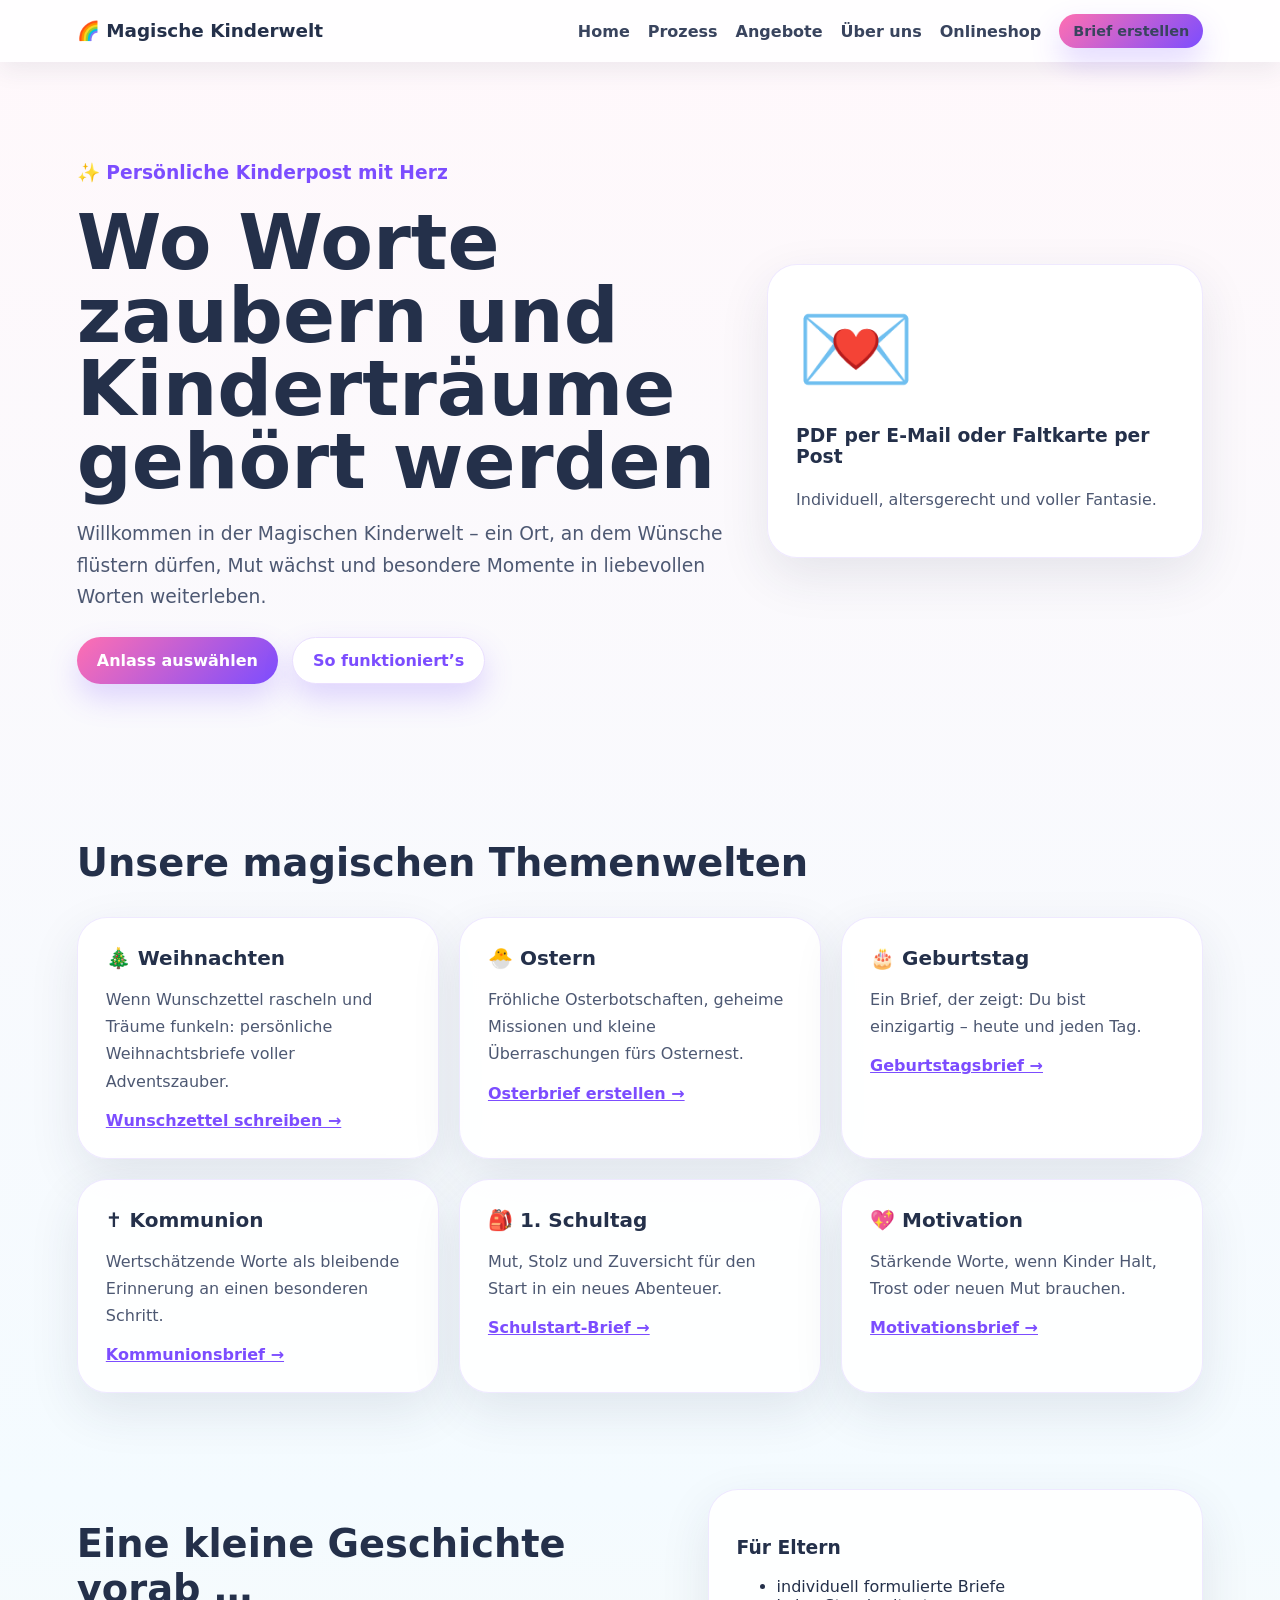
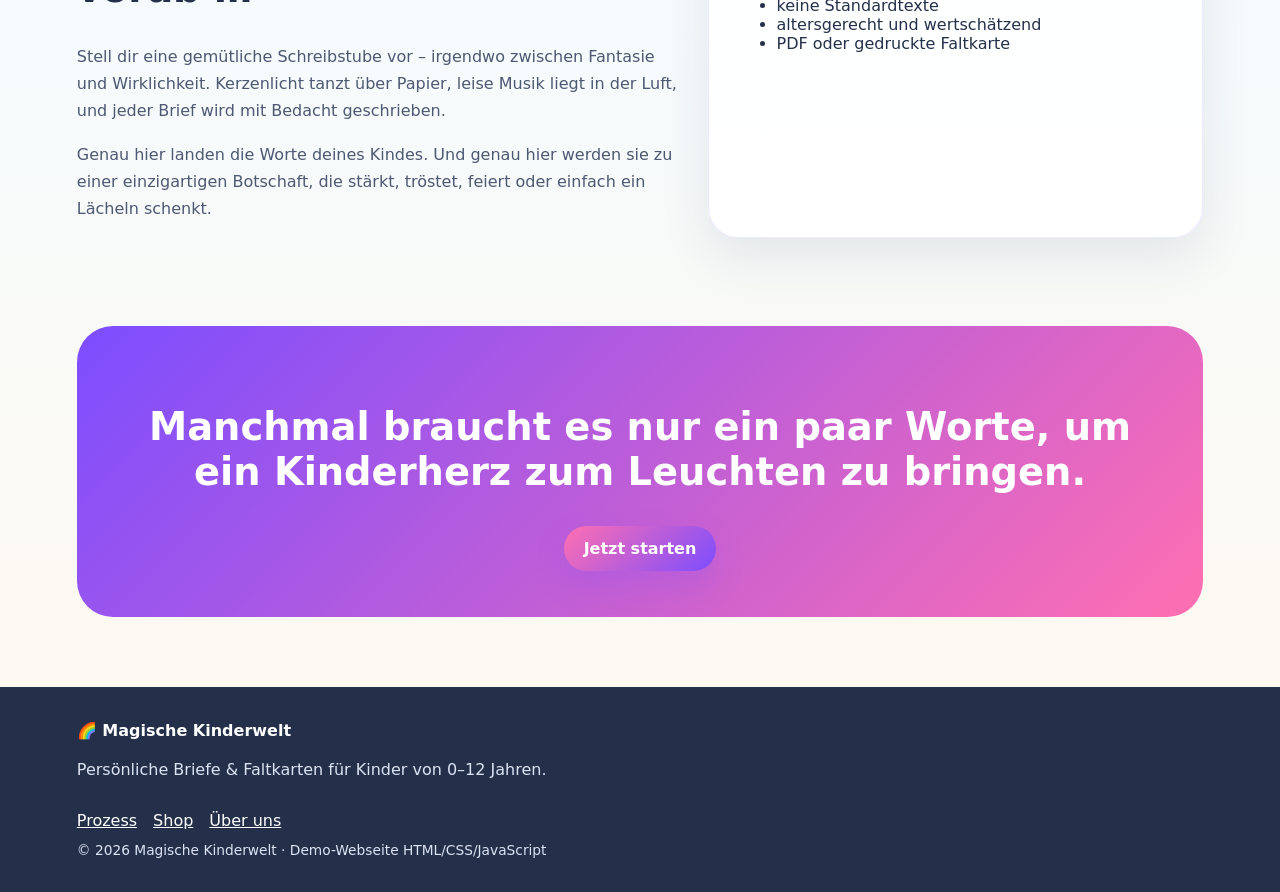
<file: index.html>
<!doctype html><html lang="de"><head><meta charset="utf-8"><meta name="viewport" content="width=device-width, initial-scale=1"><title>Home | Magische Kinderwelt</title><meta name="description" content="Persönliche Briefe und Faltkarten für Kinder: Weihnachten, Ostern, Geburtstag, Kommunion, 1. Schultag und Motivation."><link rel="stylesheet" href="css/style.css"></head><body><nav class="nav"><a class="brand" href="index.html"><span>🌈</span> Magische Kinderwelt</a><button class="menuBtn" aria-label="Menü öffnen">☰</button><div class="links"><a href="index.html">Home</a><a href="pages/prozess.html">Prozess</a><a href="pages/angebote.html">Angebote</a><a href="pages/ueber-uns.html">Über uns</a><a href="shop/index.html">Onlineshop</a><a class="btn small" href="forms/index.html">Brief erstellen</a></div></nav><main>
<section class="hero"><div class="heroText"><p class="eyebrow">✨ Persönliche Kinderpost mit Herz</p><h1>Wo Worte zaubern und Kinderträume gehört werden</h1><p>Willkommen in der Magischen Kinderwelt – ein Ort, an dem Wünsche flüstern dürfen, Mut wächst und besondere Momente in liebevollen Worten weiterleben.</p><div class="actions"><a class="btn" href="forms/index.html">Anlass auswählen</a><a class="btn ghost" href="pages/prozess.html">So funktioniert’s</a></div></div><div class="heroCard"><span>💌</span><h3>PDF per E-Mail oder Faltkarte per Post</h3><p>Individuell, altersgerecht und voller Fantasie.</p></div></section>
<section class="section"><h2>Unsere magischen Themenwelten</h2><div class="grid cards">
<article class="card"><b>🎄 Weihnachten</b><p>Wenn Wunschzettel rascheln und Träume funkeln: persönliche Weihnachtsbriefe voller Adventszauber.</p><a href="forms/index.html?event=weihnachten">Wunschzettel schreiben →</a></article>
<article class="card"><b>🐣 Ostern</b><p>Fröhliche Osterbotschaften, geheime Missionen und kleine Überraschungen fürs Osternest.</p><a href="forms/index.html?event=ostern">Osterbrief erstellen →</a></article>
<article class="card"><b>🎂 Geburtstag</b><p>Ein Brief, der zeigt: Du bist einzigartig – heute und jeden Tag.</p><a href="forms/index.html?event=geburtstag">Geburtstagsbrief →</a></article>
<article class="card"><b>✝️ Kommunion</b><p>Wertschätzende Worte als bleibende Erinnerung an einen besonderen Schritt.</p><a href="forms/index.html?event=kommunion">Kommunionsbrief →</a></article>
<article class="card"><b>🎒 1. Schultag</b><p>Mut, Stolz und Zuversicht für den Start in ein neues Abenteuer.</p><a href="forms/index.html?event=schultag">Schulstart-Brief →</a></article>
<article class="card"><b>💖 Motivation</b><p>Stärkende Worte, wenn Kinder Halt, Trost oder neuen Mut brauchen.</p><a href="forms/index.html?event=motivation">Motivationsbrief →</a></article>
</div></section>
<section class="section split"><div><h2>Eine kleine Geschichte vorab …</h2><p>Stell dir eine gemütliche Schreibstube vor – irgendwo zwischen Fantasie und Wirklichkeit. Kerzenlicht tanzt über Papier, leise Musik liegt in der Luft, und jeder Brief wird mit Bedacht geschrieben.</p><p>Genau hier landen die Worte deines Kindes. Und genau hier werden sie zu einer einzigartigen Botschaft, die stärkt, tröstet, feiert oder einfach ein Lächeln schenkt.</p></div><div class="panel"><h3>Für Eltern</h3><ul><li>individuell formulierte Briefe</li><li>keine Standardtexte</li><li>altersgerecht und wertschätzend</li><li>PDF oder gedruckte Faltkarte</li></ul></div></section>
<section class="cta"><h2>Manchmal braucht es nur ein paar Worte, um ein Kinderherz zum Leuchten zu bringen.</h2><a class="btn" href="forms/index.html">Jetzt starten</a></section>
</main><footer class="footer"><div><strong>🌈 Magische Kinderwelt</strong><p>Persönliche Briefe & Faltkarten für Kinder von 0–12 Jahren.</p></div><div><a href="pages/prozess.html">Prozess</a><a href="shop/index.html">Shop</a><a href="pages/ueber-uns.html">Über uns</a></div><small>© 2026 Magische Kinderwelt · Demo-Webseite HTML/CSS/JavaScript</small></footer><script src="js/app.js"></script></body></html>
</file>
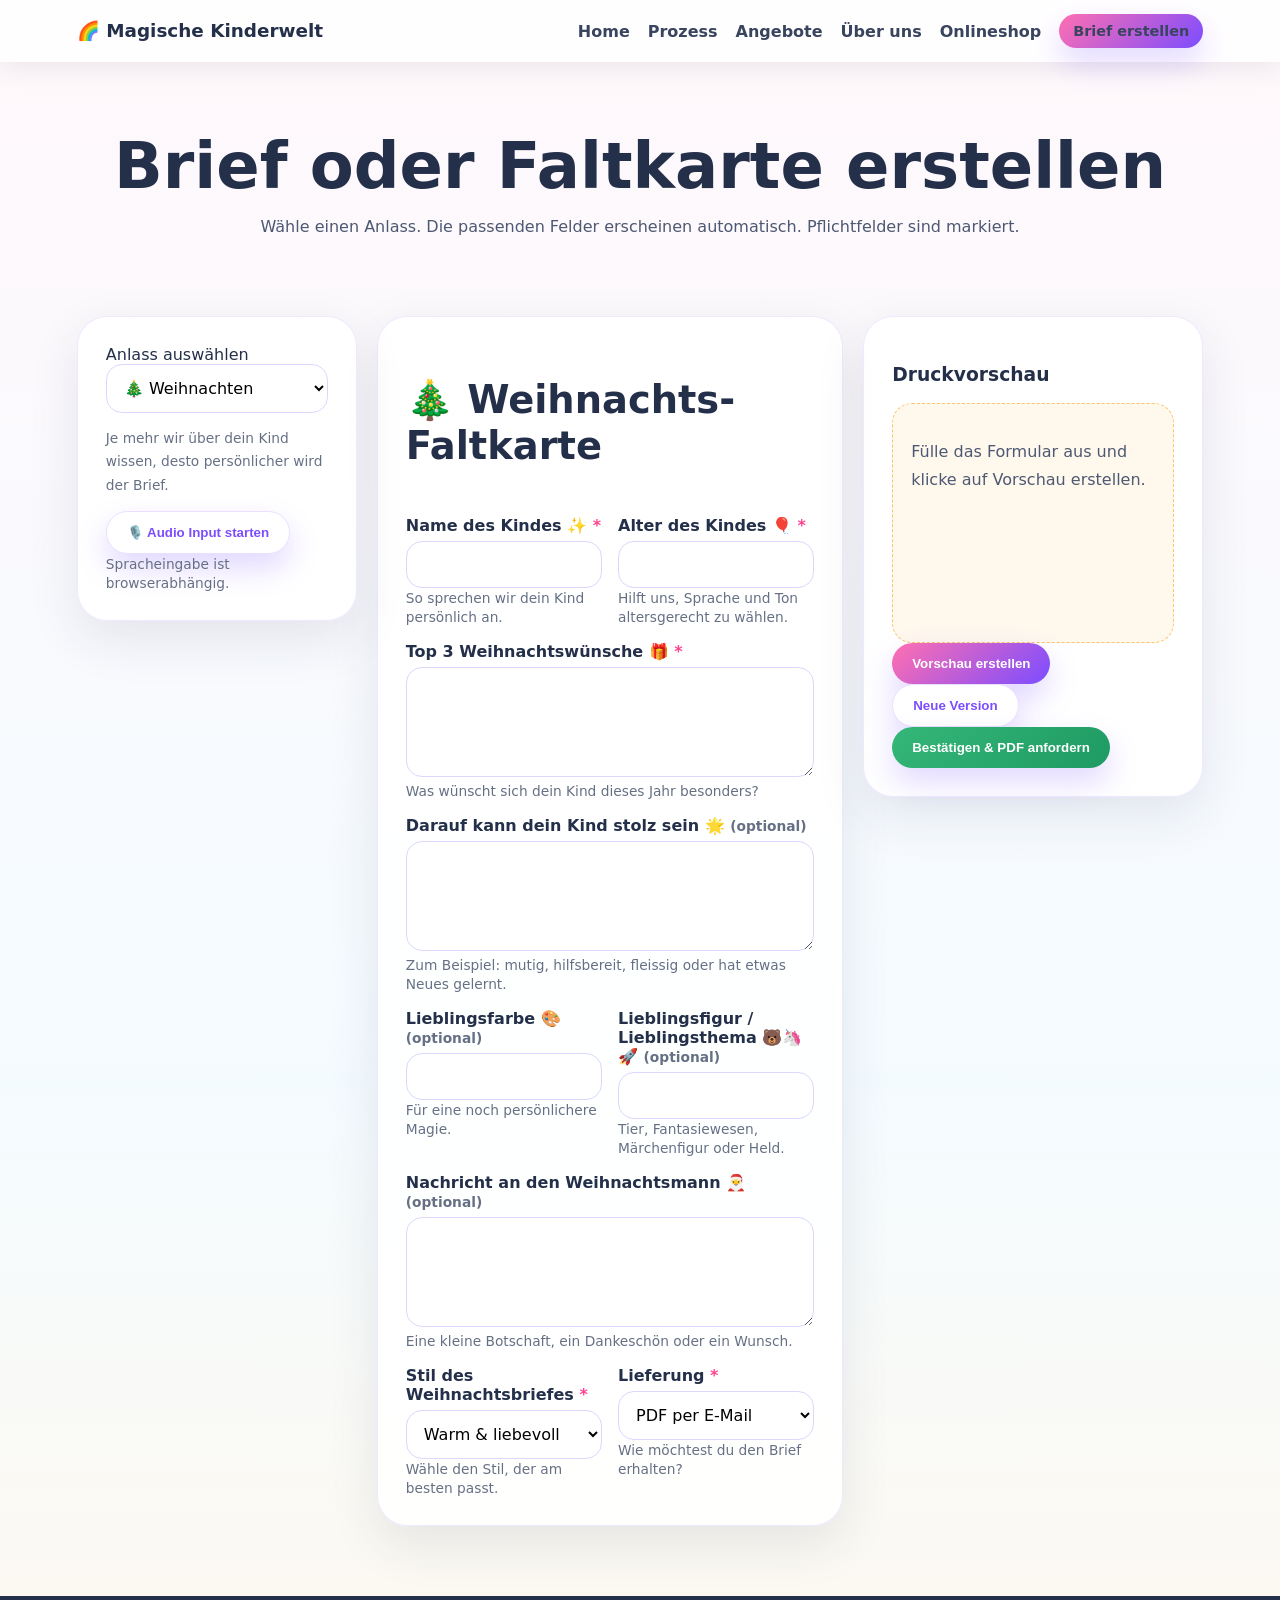
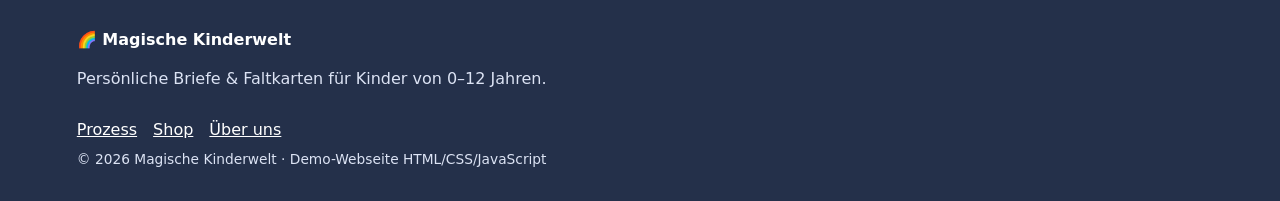
<file: forms/index.html>
<!doctype html><html lang="de"><head><meta charset="utf-8"><meta name="viewport" content="width=device-width, initial-scale=1"><title>Formular | Magische Kinderwelt</title><meta name="description" content="Persönliche Briefe und Faltkarten für Kinder: Weihnachten, Ostern, Geburtstag, Kommunion, 1. Schultag und Motivation."><link rel="stylesheet" href="../css/style.css"></head><body><nav class="nav"><a class="brand" href="../index.html"><span>🌈</span> Magische Kinderwelt</a><button class="menuBtn" aria-label="Menü öffnen">☰</button><div class="links"><a href="../index.html">Home</a><a href="../pages/prozess.html">Prozess</a><a href="../pages/angebote.html">Angebote</a><a href="../pages/ueber-uns.html">Über uns</a><a href="../shop/index.html">Onlineshop</a><a class="btn small" href="../forms/index.html">Brief erstellen</a></div></nav><main><section class="pageHero"><h1>Brief oder Faltkarte erstellen</h1><p>Wähle einen Anlass. Die passenden Felder erscheinen automatisch. Pflichtfelder sind markiert.</p></section><section class="formWrap"><aside class="selector"><label>Anlass auswählen</label><select id="eventSelect"><option value="weihnachten">🎄 Weihnachten</option><option value="ostern">🐣 Ostern</option><option value="geburtstag">🎂 Geburtstag</option><option value="kommunion">✝️ Kommunion</option><option value="schultag">🎒 1. Schultag</option><option value="motivation">💖 Motivation</option></select><p class="hint">Je mehr wir über dein Kind wissen, desto persönlicher wird der Brief.</p><button class="btn ghost" id="voiceBtn" type="button">🎙️ Audio Input starten</button><small id="voiceStatus">Spracheingabe ist browserabhängig.</small></aside><form id="magicForm" class="magicForm"></form><aside class="preview"><h3>Druckvorschau</h3><div id="previewBox"><p>Fülle das Formular aus und klicke auf Vorschau erstellen.</p></div><button class="btn" id="generateBtn" type="button">Vorschau erstellen</button><button class="btn ghost" id="newVersionBtn" type="button">Neue Version</button><button class="btn success" id="confirmBtn" type="button">Bestätigen & PDF anfordern</button></aside></section></main><footer class="footer"><div><strong>🌈 Magische Kinderwelt</strong><p>Persönliche Briefe & Faltkarten für Kinder von 0–12 Jahren.</p></div><div><a href="../pages/prozess.html">Prozess</a><a href="../shop/index.html">Shop</a><a href="../pages/ueber-uns.html">Über uns</a></div><small>© 2026 Magische Kinderwelt · Demo-Webseite HTML/CSS/JavaScript</small></footer><script src="../js/app.js"></script></body></html>
</file>
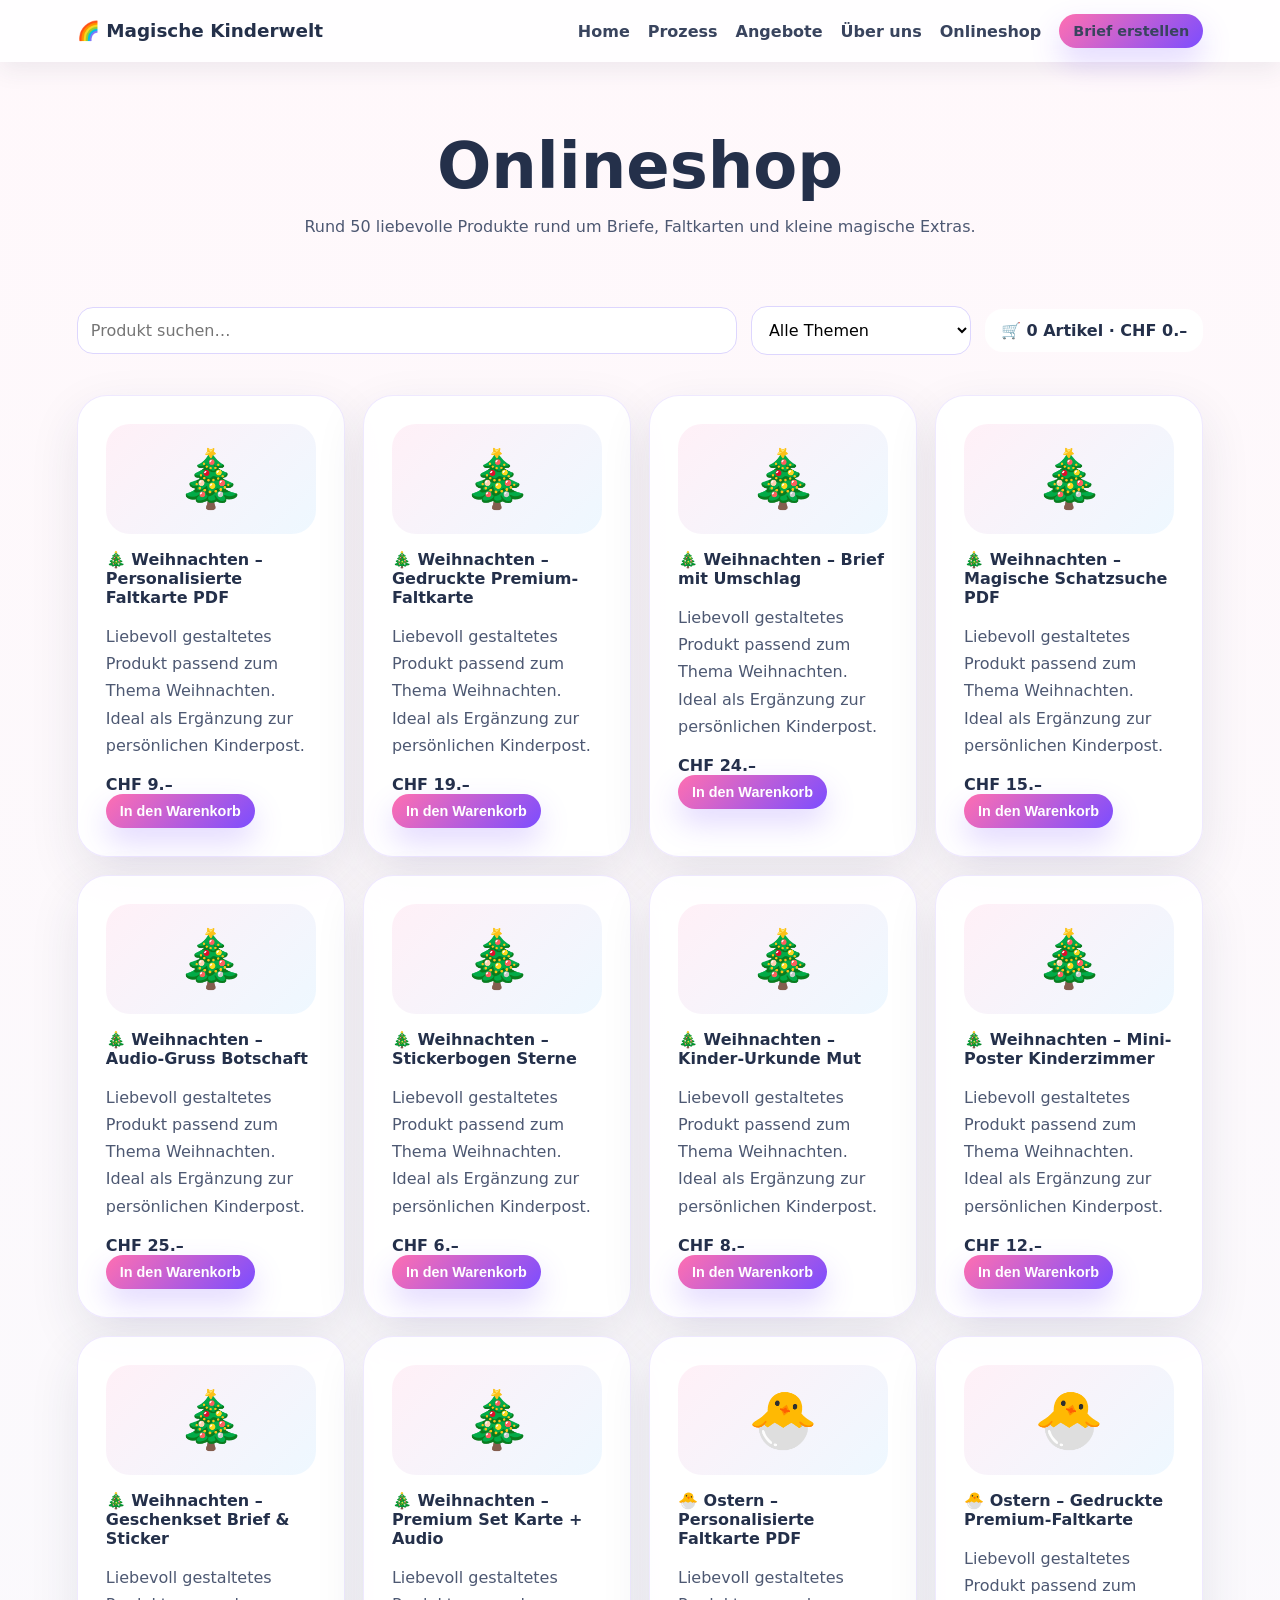
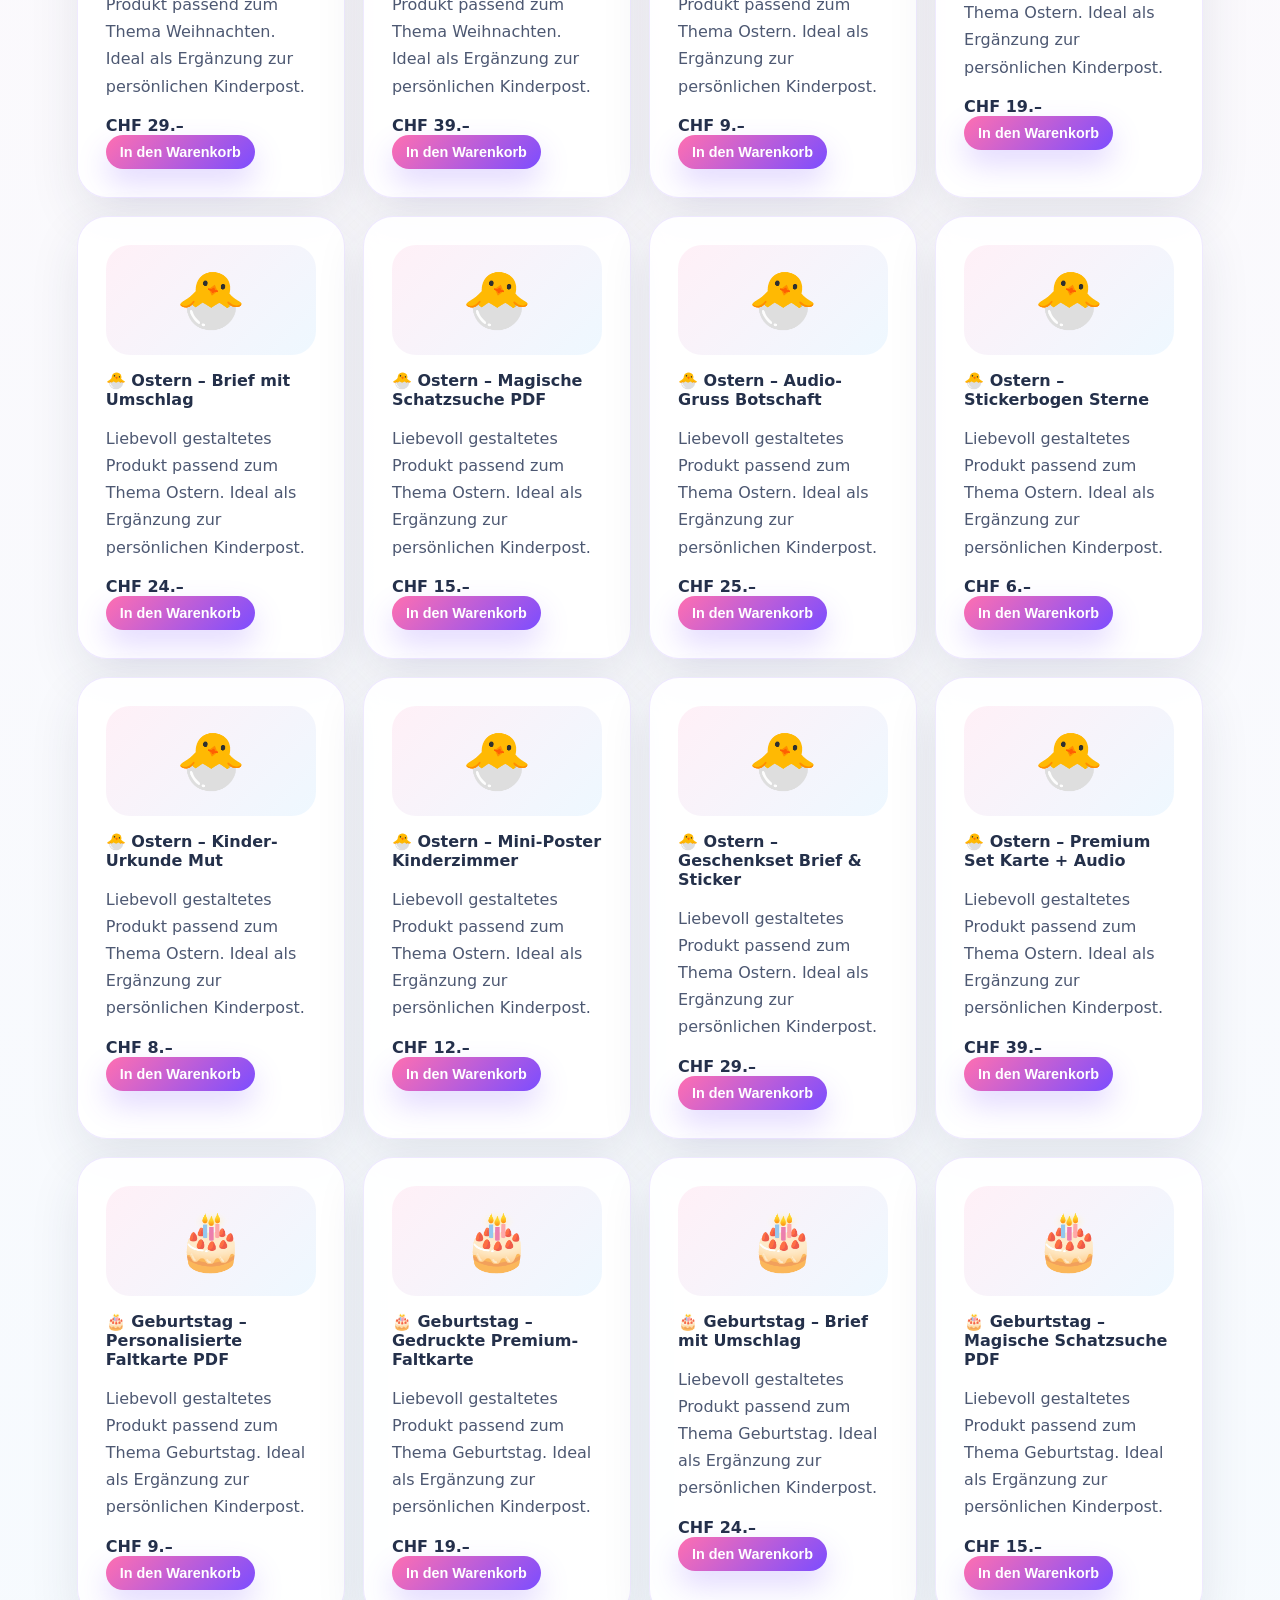
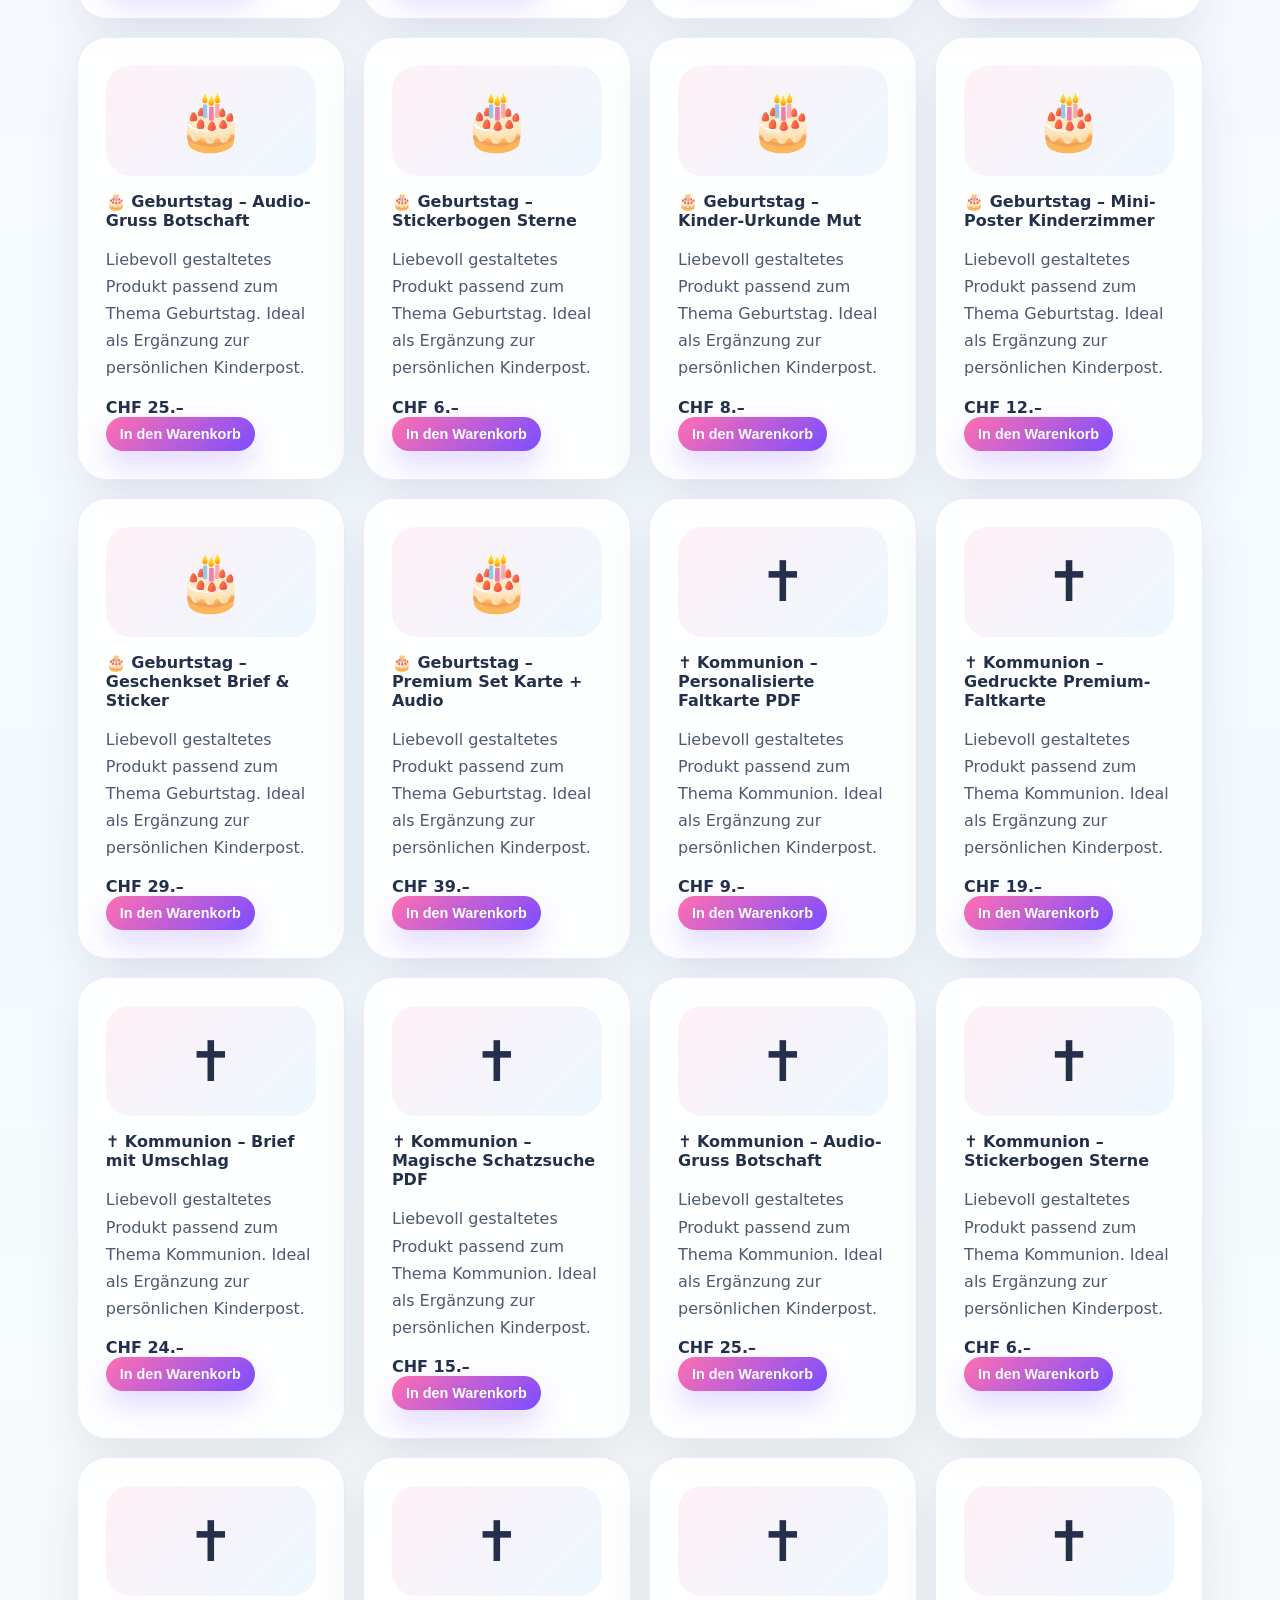
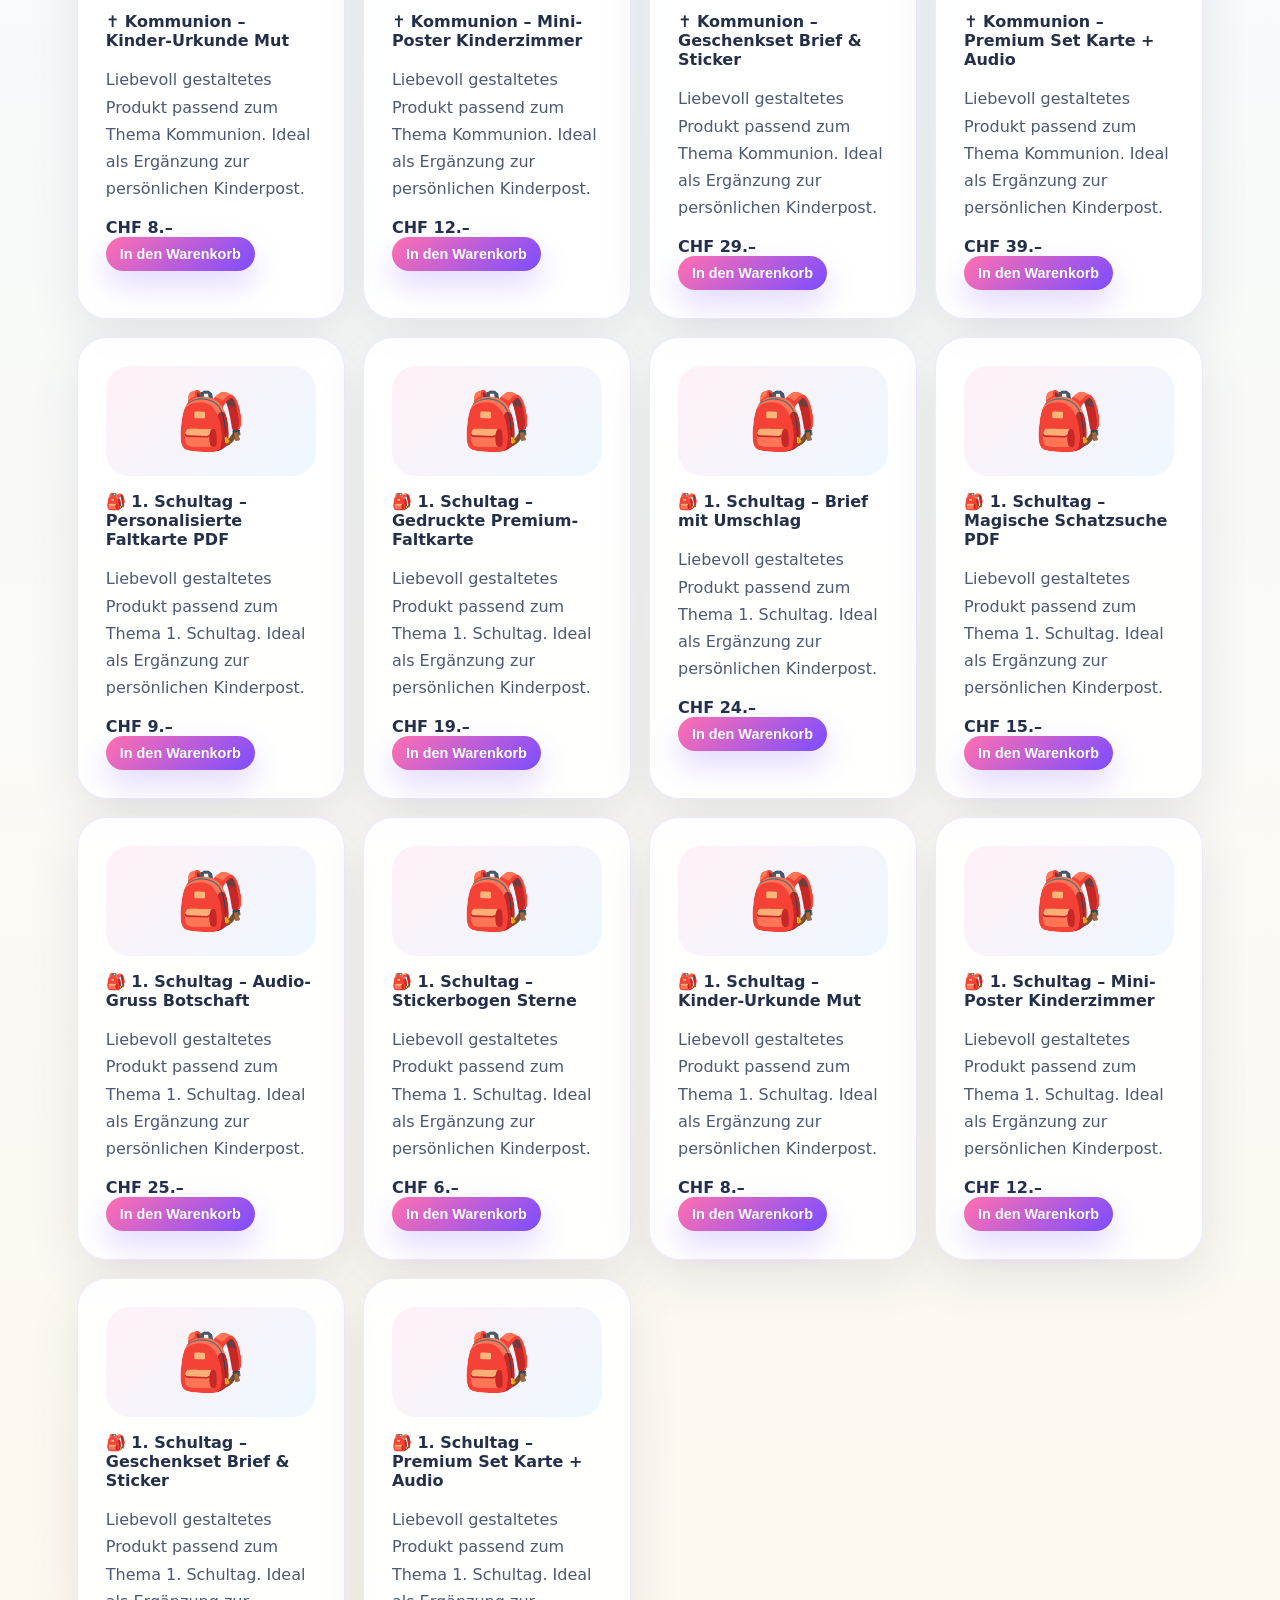
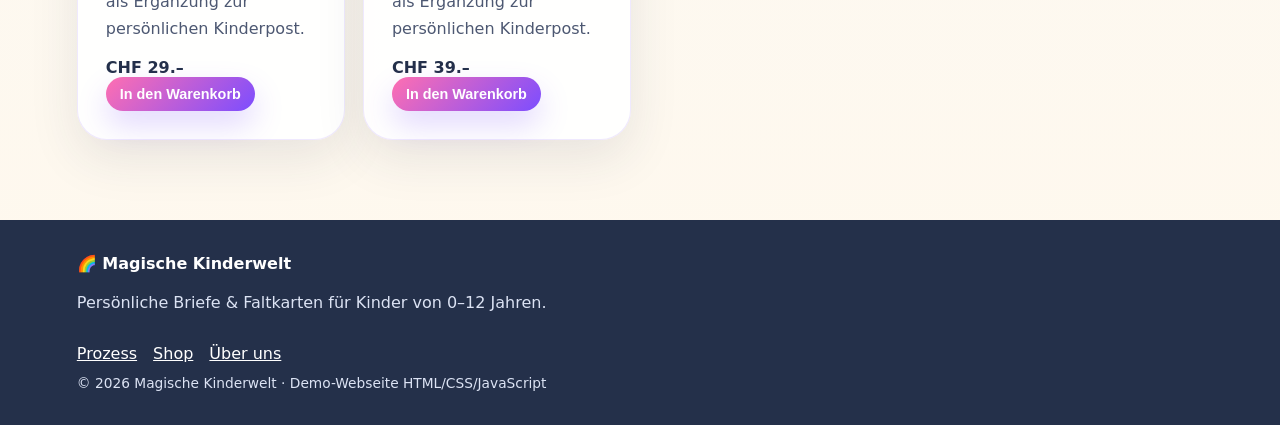
<file: shop/index.html>
<!doctype html><html lang="de"><head><meta charset="utf-8"><meta name="viewport" content="width=device-width, initial-scale=1"><title>Onlineshop | Magische Kinderwelt</title><meta name="description" content="Persönliche Briefe und Faltkarten für Kinder: Weihnachten, Ostern, Geburtstag, Kommunion, 1. Schultag und Motivation."><link rel="stylesheet" href="../css/style.css"></head><body><nav class="nav"><a class="brand" href="../index.html"><span>🌈</span> Magische Kinderwelt</a><button class="menuBtn" aria-label="Menü öffnen">☰</button><div class="links"><a href="../index.html">Home</a><a href="../pages/prozess.html">Prozess</a><a href="../pages/angebote.html">Angebote</a><a href="../pages/ueber-uns.html">Über uns</a><a href="../shop/index.html">Onlineshop</a><a class="btn small" href="../forms/index.html">Brief erstellen</a></div></nav><main><section class="pageHero"><h1>Onlineshop</h1><p>Rund 50 liebevolle Produkte rund um Briefe, Faltkarten und kleine magische Extras.</p></section><section class="shopControls"><input id="shopSearch" placeholder="Produkt suchen…"><select id="shopFilter"><option value="all">Alle Themen</option><option value="Weihnachten">🎄 Weihnachten</option><option value="Ostern">🐣 Ostern</option><option value="Geburtstag">🎂 Geburtstag</option><option value="Kommunion">✝️ Kommunion</option><option value="1. Schultag">🎒 1. Schultag</option><option value="Motivation">💖 Motivation</option></select><div class="cart">🛒 <span id="cartCount">0</span> Artikel · CHF <span id="cartTotal">0</span>.–</div></section><section class="products"><article class="product" data-theme="Weihnachten"><div class="prodImg">🎄</div><h3>🎄 Weihnachten – Personalisierte Faltkarte PDF</h3><p>Liebevoll gestaltetes Produkt passend zum Thema Weihnachten. Ideal als Ergänzung zur persönlichen Kinderpost.</p><strong>CHF 9.–</strong><button class="btn small addCart" data-name="🎄 Weihnachten – Personalisierte Faltkarte PDF" data-price="9">In den Warenkorb</button></article><article class="product" data-theme="Weihnachten"><div class="prodImg">🎄</div><h3>🎄 Weihnachten – Gedruckte Premium-Faltkarte</h3><p>Liebevoll gestaltetes Produkt passend zum Thema Weihnachten. Ideal als Ergänzung zur persönlichen Kinderpost.</p><strong>CHF 19.–</strong><button class="btn small addCart" data-name="🎄 Weihnachten – Gedruckte Premium-Faltkarte" data-price="19">In den Warenkorb</button></article><article class="product" data-theme="Weihnachten"><div class="prodImg">🎄</div><h3>🎄 Weihnachten – Brief mit Umschlag</h3><p>Liebevoll gestaltetes Produkt passend zum Thema Weihnachten. Ideal als Ergänzung zur persönlichen Kinderpost.</p><strong>CHF 24.–</strong><button class="btn small addCart" data-name="🎄 Weihnachten – Brief mit Umschlag" data-price="24">In den Warenkorb</button></article><article class="product" data-theme="Weihnachten"><div class="prodImg">🎄</div><h3>🎄 Weihnachten – Magische Schatzsuche PDF</h3><p>Liebevoll gestaltetes Produkt passend zum Thema Weihnachten. Ideal als Ergänzung zur persönlichen Kinderpost.</p><strong>CHF 15.–</strong><button class="btn small addCart" data-name="🎄 Weihnachten – Magische Schatzsuche PDF" data-price="15">In den Warenkorb</button></article><article class="product" data-theme="Weihnachten"><div class="prodImg">🎄</div><h3>🎄 Weihnachten – Audio-Gruss Botschaft</h3><p>Liebevoll gestaltetes Produkt passend zum Thema Weihnachten. Ideal als Ergänzung zur persönlichen Kinderpost.</p><strong>CHF 25.–</strong><button class="btn small addCart" data-name="🎄 Weihnachten – Audio-Gruss Botschaft" data-price="25">In den Warenkorb</button></article><article class="product" data-theme="Weihnachten"><div class="prodImg">🎄</div><h3>🎄 Weihnachten – Stickerbogen Sterne</h3><p>Liebevoll gestaltetes Produkt passend zum Thema Weihnachten. Ideal als Ergänzung zur persönlichen Kinderpost.</p><strong>CHF 6.–</strong><button class="btn small addCart" data-name="🎄 Weihnachten – Stickerbogen Sterne" data-price="6">In den Warenkorb</button></article><article class="product" data-theme="Weihnachten"><div class="prodImg">🎄</div><h3>🎄 Weihnachten – Kinder-Urkunde Mut</h3><p>Liebevoll gestaltetes Produkt passend zum Thema Weihnachten. Ideal als Ergänzung zur persönlichen Kinderpost.</p><strong>CHF 8.–</strong><button class="btn small addCart" data-name="🎄 Weihnachten – Kinder-Urkunde Mut" data-price="8">In den Warenkorb</button></article><article class="product" data-theme="Weihnachten"><div class="prodImg">🎄</div><h3>🎄 Weihnachten – Mini-Poster Kinderzimmer</h3><p>Liebevoll gestaltetes Produkt passend zum Thema Weihnachten. Ideal als Ergänzung zur persönlichen Kinderpost.</p><strong>CHF 12.–</strong><button class="btn small addCart" data-name="🎄 Weihnachten – Mini-Poster Kinderzimmer" data-price="12">In den Warenkorb</button></article><article class="product" data-theme="Weihnachten"><div class="prodImg">🎄</div><h3>🎄 Weihnachten – Geschenkset Brief & Sticker</h3><p>Liebevoll gestaltetes Produkt passend zum Thema Weihnachten. Ideal als Ergänzung zur persönlichen Kinderpost.</p><strong>CHF 29.–</strong><button class="btn small addCart" data-name="🎄 Weihnachten – Geschenkset Brief & Sticker" data-price="29">In den Warenkorb</button></article><article class="product" data-theme="Weihnachten"><div class="prodImg">🎄</div><h3>🎄 Weihnachten – Premium Set Karte + Audio</h3><p>Liebevoll gestaltetes Produkt passend zum Thema Weihnachten. Ideal als Ergänzung zur persönlichen Kinderpost.</p><strong>CHF 39.–</strong><button class="btn small addCart" data-name="🎄 Weihnachten – Premium Set Karte + Audio" data-price="39">In den Warenkorb</button></article><article class="product" data-theme="Ostern"><div class="prodImg">🐣</div><h3>🐣 Ostern – Personalisierte Faltkarte PDF</h3><p>Liebevoll gestaltetes Produkt passend zum Thema Ostern. Ideal als Ergänzung zur persönlichen Kinderpost.</p><strong>CHF 9.–</strong><button class="btn small addCart" data-name="🐣 Ostern – Personalisierte Faltkarte PDF" data-price="9">In den Warenkorb</button></article><article class="product" data-theme="Ostern"><div class="prodImg">🐣</div><h3>🐣 Ostern – Gedruckte Premium-Faltkarte</h3><p>Liebevoll gestaltetes Produkt passend zum Thema Ostern. Ideal als Ergänzung zur persönlichen Kinderpost.</p><strong>CHF 19.–</strong><button class="btn small addCart" data-name="🐣 Ostern – Gedruckte Premium-Faltkarte" data-price="19">In den Warenkorb</button></article><article class="product" data-theme="Ostern"><div class="prodImg">🐣</div><h3>🐣 Ostern – Brief mit Umschlag</h3><p>Liebevoll gestaltetes Produkt passend zum Thema Ostern. Ideal als Ergänzung zur persönlichen Kinderpost.</p><strong>CHF 24.–</strong><button class="btn small addCart" data-name="🐣 Ostern – Brief mit Umschlag" data-price="24">In den Warenkorb</button></article><article class="product" data-theme="Ostern"><div class="prodImg">🐣</div><h3>🐣 Ostern – Magische Schatzsuche PDF</h3><p>Liebevoll gestaltetes Produkt passend zum Thema Ostern. Ideal als Ergänzung zur persönlichen Kinderpost.</p><strong>CHF 15.–</strong><button class="btn small addCart" data-name="🐣 Ostern – Magische Schatzsuche PDF" data-price="15">In den Warenkorb</button></article><article class="product" data-theme="Ostern"><div class="prodImg">🐣</div><h3>🐣 Ostern – Audio-Gruss Botschaft</h3><p>Liebevoll gestaltetes Produkt passend zum Thema Ostern. Ideal als Ergänzung zur persönlichen Kinderpost.</p><strong>CHF 25.–</strong><button class="btn small addCart" data-name="🐣 Ostern – Audio-Gruss Botschaft" data-price="25">In den Warenkorb</button></article><article class="product" data-theme="Ostern"><div class="prodImg">🐣</div><h3>🐣 Ostern – Stickerbogen Sterne</h3><p>Liebevoll gestaltetes Produkt passend zum Thema Ostern. Ideal als Ergänzung zur persönlichen Kinderpost.</p><strong>CHF 6.–</strong><button class="btn small addCart" data-name="🐣 Ostern – Stickerbogen Sterne" data-price="6">In den Warenkorb</button></article><article class="product" data-theme="Ostern"><div class="prodImg">🐣</div><h3>🐣 Ostern – Kinder-Urkunde Mut</h3><p>Liebevoll gestaltetes Produkt passend zum Thema Ostern. Ideal als Ergänzung zur persönlichen Kinderpost.</p><strong>CHF 8.–</strong><button class="btn small addCart" data-name="🐣 Ostern – Kinder-Urkunde Mut" data-price="8">In den Warenkorb</button></article><article class="product" data-theme="Ostern"><div class="prodImg">🐣</div><h3>🐣 Ostern – Mini-Poster Kinderzimmer</h3><p>Liebevoll gestaltetes Produkt passend zum Thema Ostern. Ideal als Ergänzung zur persönlichen Kinderpost.</p><strong>CHF 12.–</strong><button class="btn small addCart" data-name="🐣 Ostern – Mini-Poster Kinderzimmer" data-price="12">In den Warenkorb</button></article><article class="product" data-theme="Ostern"><div class="prodImg">🐣</div><h3>🐣 Ostern – Geschenkset Brief & Sticker</h3><p>Liebevoll gestaltetes Produkt passend zum Thema Ostern. Ideal als Ergänzung zur persönlichen Kinderpost.</p><strong>CHF 29.–</strong><button class="btn small addCart" data-name="🐣 Ostern – Geschenkset Brief & Sticker" data-price="29">In den Warenkorb</button></article><article class="product" data-theme="Ostern"><div class="prodImg">🐣</div><h3>🐣 Ostern – Premium Set Karte + Audio</h3><p>Liebevoll gestaltetes Produkt passend zum Thema Ostern. Ideal als Ergänzung zur persönlichen Kinderpost.</p><strong>CHF 39.–</strong><button class="btn small addCart" data-name="🐣 Ostern – Premium Set Karte + Audio" data-price="39">In den Warenkorb</button></article><article class="product" data-theme="Geburtstag"><div class="prodImg">🎂</div><h3>🎂 Geburtstag – Personalisierte Faltkarte PDF</h3><p>Liebevoll gestaltetes Produkt passend zum Thema Geburtstag. Ideal als Ergänzung zur persönlichen Kinderpost.</p><strong>CHF 9.–</strong><button class="btn small addCart" data-name="🎂 Geburtstag – Personalisierte Faltkarte PDF" data-price="9">In den Warenkorb</button></article><article class="product" data-theme="Geburtstag"><div class="prodImg">🎂</div><h3>🎂 Geburtstag – Gedruckte Premium-Faltkarte</h3><p>Liebevoll gestaltetes Produkt passend zum Thema Geburtstag. Ideal als Ergänzung zur persönlichen Kinderpost.</p><strong>CHF 19.–</strong><button class="btn small addCart" data-name="🎂 Geburtstag – Gedruckte Premium-Faltkarte" data-price="19">In den Warenkorb</button></article><article class="product" data-theme="Geburtstag"><div class="prodImg">🎂</div><h3>🎂 Geburtstag – Brief mit Umschlag</h3><p>Liebevoll gestaltetes Produkt passend zum Thema Geburtstag. Ideal als Ergänzung zur persönlichen Kinderpost.</p><strong>CHF 24.–</strong><button class="btn small addCart" data-name="🎂 Geburtstag – Brief mit Umschlag" data-price="24">In den Warenkorb</button></article><article class="product" data-theme="Geburtstag"><div class="prodImg">🎂</div><h3>🎂 Geburtstag – Magische Schatzsuche PDF</h3><p>Liebevoll gestaltetes Produkt passend zum Thema Geburtstag. Ideal als Ergänzung zur persönlichen Kinderpost.</p><strong>CHF 15.–</strong><button class="btn small addCart" data-name="🎂 Geburtstag – Magische Schatzsuche PDF" data-price="15">In den Warenkorb</button></article><article class="product" data-theme="Geburtstag"><div class="prodImg">🎂</div><h3>🎂 Geburtstag – Audio-Gruss Botschaft</h3><p>Liebevoll gestaltetes Produkt passend zum Thema Geburtstag. Ideal als Ergänzung zur persönlichen Kinderpost.</p><strong>CHF 25.–</strong><button class="btn small addCart" data-name="🎂 Geburtstag – Audio-Gruss Botschaft" data-price="25">In den Warenkorb</button></article><article class="product" data-theme="Geburtstag"><div class="prodImg">🎂</div><h3>🎂 Geburtstag – Stickerbogen Sterne</h3><p>Liebevoll gestaltetes Produkt passend zum Thema Geburtstag. Ideal als Ergänzung zur persönlichen Kinderpost.</p><strong>CHF 6.–</strong><button class="btn small addCart" data-name="🎂 Geburtstag – Stickerbogen Sterne" data-price="6">In den Warenkorb</button></article><article class="product" data-theme="Geburtstag"><div class="prodImg">🎂</div><h3>🎂 Geburtstag – Kinder-Urkunde Mut</h3><p>Liebevoll gestaltetes Produkt passend zum Thema Geburtstag. Ideal als Ergänzung zur persönlichen Kinderpost.</p><strong>CHF 8.–</strong><button class="btn small addCart" data-name="🎂 Geburtstag – Kinder-Urkunde Mut" data-price="8">In den Warenkorb</button></article><article class="product" data-theme="Geburtstag"><div class="prodImg">🎂</div><h3>🎂 Geburtstag – Mini-Poster Kinderzimmer</h3><p>Liebevoll gestaltetes Produkt passend zum Thema Geburtstag. Ideal als Ergänzung zur persönlichen Kinderpost.</p><strong>CHF 12.–</strong><button class="btn small addCart" data-name="🎂 Geburtstag – Mini-Poster Kinderzimmer" data-price="12">In den Warenkorb</button></article><article class="product" data-theme="Geburtstag"><div class="prodImg">🎂</div><h3>🎂 Geburtstag – Geschenkset Brief & Sticker</h3><p>Liebevoll gestaltetes Produkt passend zum Thema Geburtstag. Ideal als Ergänzung zur persönlichen Kinderpost.</p><strong>CHF 29.–</strong><button class="btn small addCart" data-name="🎂 Geburtstag – Geschenkset Brief & Sticker" data-price="29">In den Warenkorb</button></article><article class="product" data-theme="Geburtstag"><div class="prodImg">🎂</div><h3>🎂 Geburtstag – Premium Set Karte + Audio</h3><p>Liebevoll gestaltetes Produkt passend zum Thema Geburtstag. Ideal als Ergänzung zur persönlichen Kinderpost.</p><strong>CHF 39.–</strong><button class="btn small addCart" data-name="🎂 Geburtstag – Premium Set Karte + Audio" data-price="39">In den Warenkorb</button></article><article class="product" data-theme="Kommunion"><div class="prodImg">✝️</div><h3>✝️ Kommunion – Personalisierte Faltkarte PDF</h3><p>Liebevoll gestaltetes Produkt passend zum Thema Kommunion. Ideal als Ergänzung zur persönlichen Kinderpost.</p><strong>CHF 9.–</strong><button class="btn small addCart" data-name="✝️ Kommunion – Personalisierte Faltkarte PDF" data-price="9">In den Warenkorb</button></article><article class="product" data-theme="Kommunion"><div class="prodImg">✝️</div><h3>✝️ Kommunion – Gedruckte Premium-Faltkarte</h3><p>Liebevoll gestaltetes Produkt passend zum Thema Kommunion. Ideal als Ergänzung zur persönlichen Kinderpost.</p><strong>CHF 19.–</strong><button class="btn small addCart" data-name="✝️ Kommunion – Gedruckte Premium-Faltkarte" data-price="19">In den Warenkorb</button></article><article class="product" data-theme="Kommunion"><div class="prodImg">✝️</div><h3>✝️ Kommunion – Brief mit Umschlag</h3><p>Liebevoll gestaltetes Produkt passend zum Thema Kommunion. Ideal als Ergänzung zur persönlichen Kinderpost.</p><strong>CHF 24.–</strong><button class="btn small addCart" data-name="✝️ Kommunion – Brief mit Umschlag" data-price="24">In den Warenkorb</button></article><article class="product" data-theme="Kommunion"><div class="prodImg">✝️</div><h3>✝️ Kommunion – Magische Schatzsuche PDF</h3><p>Liebevoll gestaltetes Produkt passend zum Thema Kommunion. Ideal als Ergänzung zur persönlichen Kinderpost.</p><strong>CHF 15.–</strong><button class="btn small addCart" data-name="✝️ Kommunion – Magische Schatzsuche PDF" data-price="15">In den Warenkorb</button></article><article class="product" data-theme="Kommunion"><div class="prodImg">✝️</div><h3>✝️ Kommunion – Audio-Gruss Botschaft</h3><p>Liebevoll gestaltetes Produkt passend zum Thema Kommunion. Ideal als Ergänzung zur persönlichen Kinderpost.</p><strong>CHF 25.–</strong><button class="btn small addCart" data-name="✝️ Kommunion – Audio-Gruss Botschaft" data-price="25">In den Warenkorb</button></article><article class="product" data-theme="Kommunion"><div class="prodImg">✝️</div><h3>✝️ Kommunion – Stickerbogen Sterne</h3><p>Liebevoll gestaltetes Produkt passend zum Thema Kommunion. Ideal als Ergänzung zur persönlichen Kinderpost.</p><strong>CHF 6.–</strong><button class="btn small addCart" data-name="✝️ Kommunion – Stickerbogen Sterne" data-price="6">In den Warenkorb</button></article><article class="product" data-theme="Kommunion"><div class="prodImg">✝️</div><h3>✝️ Kommunion – Kinder-Urkunde Mut</h3><p>Liebevoll gestaltetes Produkt passend zum Thema Kommunion. Ideal als Ergänzung zur persönlichen Kinderpost.</p><strong>CHF 8.–</strong><button class="btn small addCart" data-name="✝️ Kommunion – Kinder-Urkunde Mut" data-price="8">In den Warenkorb</button></article><article class="product" data-theme="Kommunion"><div class="prodImg">✝️</div><h3>✝️ Kommunion – Mini-Poster Kinderzimmer</h3><p>Liebevoll gestaltetes Produkt passend zum Thema Kommunion. Ideal als Ergänzung zur persönlichen Kinderpost.</p><strong>CHF 12.–</strong><button class="btn small addCart" data-name="✝️ Kommunion – Mini-Poster Kinderzimmer" data-price="12">In den Warenkorb</button></article><article class="product" data-theme="Kommunion"><div class="prodImg">✝️</div><h3>✝️ Kommunion – Geschenkset Brief & Sticker</h3><p>Liebevoll gestaltetes Produkt passend zum Thema Kommunion. Ideal als Ergänzung zur persönlichen Kinderpost.</p><strong>CHF 29.–</strong><button class="btn small addCart" data-name="✝️ Kommunion – Geschenkset Brief & Sticker" data-price="29">In den Warenkorb</button></article><article class="product" data-theme="Kommunion"><div class="prodImg">✝️</div><h3>✝️ Kommunion – Premium Set Karte + Audio</h3><p>Liebevoll gestaltetes Produkt passend zum Thema Kommunion. Ideal als Ergänzung zur persönlichen Kinderpost.</p><strong>CHF 39.–</strong><button class="btn small addCart" data-name="✝️ Kommunion – Premium Set Karte + Audio" data-price="39">In den Warenkorb</button></article><article class="product" data-theme="1. Schultag"><div class="prodImg">🎒</div><h3>🎒 1. Schultag – Personalisierte Faltkarte PDF</h3><p>Liebevoll gestaltetes Produkt passend zum Thema 1. Schultag. Ideal als Ergänzung zur persönlichen Kinderpost.</p><strong>CHF 9.–</strong><button class="btn small addCart" data-name="🎒 1. Schultag – Personalisierte Faltkarte PDF" data-price="9">In den Warenkorb</button></article><article class="product" data-theme="1. Schultag"><div class="prodImg">🎒</div><h3>🎒 1. Schultag – Gedruckte Premium-Faltkarte</h3><p>Liebevoll gestaltetes Produkt passend zum Thema 1. Schultag. Ideal als Ergänzung zur persönlichen Kinderpost.</p><strong>CHF 19.–</strong><button class="btn small addCart" data-name="🎒 1. Schultag – Gedruckte Premium-Faltkarte" data-price="19">In den Warenkorb</button></article><article class="product" data-theme="1. Schultag"><div class="prodImg">🎒</div><h3>🎒 1. Schultag – Brief mit Umschlag</h3><p>Liebevoll gestaltetes Produkt passend zum Thema 1. Schultag. Ideal als Ergänzung zur persönlichen Kinderpost.</p><strong>CHF 24.–</strong><button class="btn small addCart" data-name="🎒 1. Schultag – Brief mit Umschlag" data-price="24">In den Warenkorb</button></article><article class="product" data-theme="1. Schultag"><div class="prodImg">🎒</div><h3>🎒 1. Schultag – Magische Schatzsuche PDF</h3><p>Liebevoll gestaltetes Produkt passend zum Thema 1. Schultag. Ideal als Ergänzung zur persönlichen Kinderpost.</p><strong>CHF 15.–</strong><button class="btn small addCart" data-name="🎒 1. Schultag – Magische Schatzsuche PDF" data-price="15">In den Warenkorb</button></article><article class="product" data-theme="1. Schultag"><div class="prodImg">🎒</div><h3>🎒 1. Schultag – Audio-Gruss Botschaft</h3><p>Liebevoll gestaltetes Produkt passend zum Thema 1. Schultag. Ideal als Ergänzung zur persönlichen Kinderpost.</p><strong>CHF 25.–</strong><button class="btn small addCart" data-name="🎒 1. Schultag – Audio-Gruss Botschaft" data-price="25">In den Warenkorb</button></article><article class="product" data-theme="1. Schultag"><div class="prodImg">🎒</div><h3>🎒 1. Schultag – Stickerbogen Sterne</h3><p>Liebevoll gestaltetes Produkt passend zum Thema 1. Schultag. Ideal als Ergänzung zur persönlichen Kinderpost.</p><strong>CHF 6.–</strong><button class="btn small addCart" data-name="🎒 1. Schultag – Stickerbogen Sterne" data-price="6">In den Warenkorb</button></article><article class="product" data-theme="1. Schultag"><div class="prodImg">🎒</div><h3>🎒 1. Schultag – Kinder-Urkunde Mut</h3><p>Liebevoll gestaltetes Produkt passend zum Thema 1. Schultag. Ideal als Ergänzung zur persönlichen Kinderpost.</p><strong>CHF 8.–</strong><button class="btn small addCart" data-name="🎒 1. Schultag – Kinder-Urkunde Mut" data-price="8">In den Warenkorb</button></article><article class="product" data-theme="1. Schultag"><div class="prodImg">🎒</div><h3>🎒 1. Schultag – Mini-Poster Kinderzimmer</h3><p>Liebevoll gestaltetes Produkt passend zum Thema 1. Schultag. Ideal als Ergänzung zur persönlichen Kinderpost.</p><strong>CHF 12.–</strong><button class="btn small addCart" data-name="🎒 1. Schultag – Mini-Poster Kinderzimmer" data-price="12">In den Warenkorb</button></article><article class="product" data-theme="1. Schultag"><div class="prodImg">🎒</div><h3>🎒 1. Schultag – Geschenkset Brief & Sticker</h3><p>Liebevoll gestaltetes Produkt passend zum Thema 1. Schultag. Ideal als Ergänzung zur persönlichen Kinderpost.</p><strong>CHF 29.–</strong><button class="btn small addCart" data-name="🎒 1. Schultag – Geschenkset Brief & Sticker" data-price="29">In den Warenkorb</button></article><article class="product" data-theme="1. Schultag"><div class="prodImg">🎒</div><h3>🎒 1. Schultag – Premium Set Karte + Audio</h3><p>Liebevoll gestaltetes Produkt passend zum Thema 1. Schultag. Ideal als Ergänzung zur persönlichen Kinderpost.</p><strong>CHF 39.–</strong><button class="btn small addCart" data-name="🎒 1. Schultag – Premium Set Karte + Audio" data-price="39">In den Warenkorb</button></article></section></main><footer class="footer"><div><strong>🌈 Magische Kinderwelt</strong><p>Persönliche Briefe & Faltkarten für Kinder von 0–12 Jahren.</p></div><div><a href="../pages/prozess.html">Prozess</a><a href="../shop/index.html">Shop</a><a href="../pages/ueber-uns.html">Über uns</a></div><small>© 2026 Magische Kinderwelt · Demo-Webseite HTML/CSS/JavaScript</small></footer><script src="../js/app.js"></script></body></html>
</file>
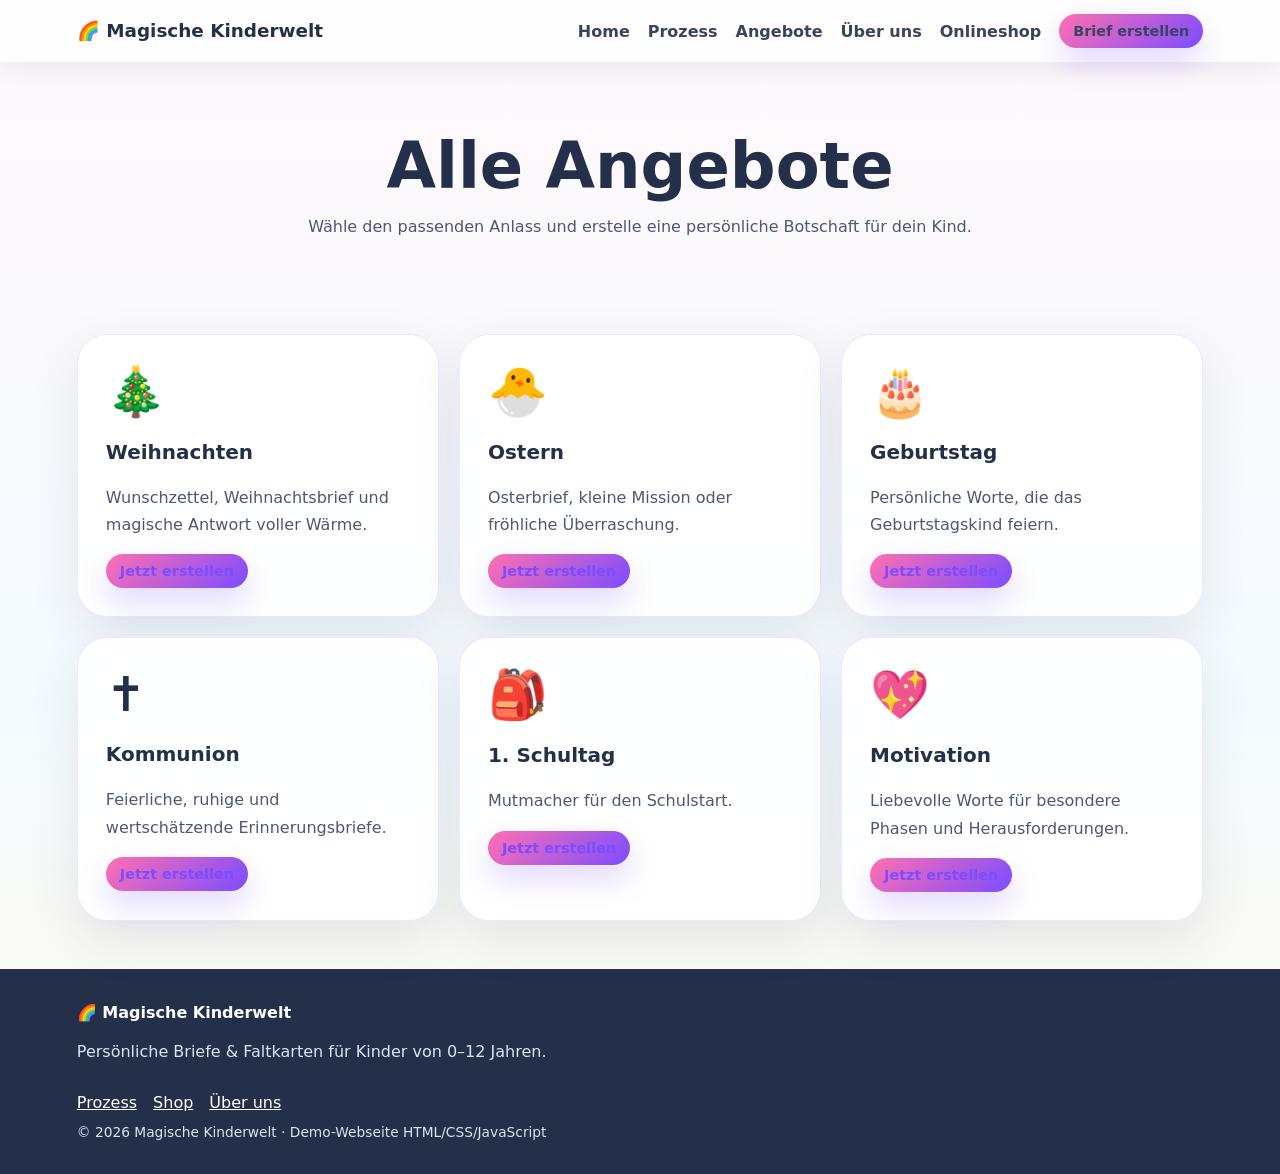
<file: pages/angebote.html>
<!doctype html><html lang="de"><head><meta charset="utf-8"><meta name="viewport" content="width=device-width, initial-scale=1"><title>Angebote | Magische Kinderwelt</title><meta name="description" content="Persönliche Briefe und Faltkarten für Kinder: Weihnachten, Ostern, Geburtstag, Kommunion, 1. Schultag und Motivation."><link rel="stylesheet" href="../css/style.css"></head><body><nav class="nav"><a class="brand" href="../index.html"><span>🌈</span> Magische Kinderwelt</a><button class="menuBtn" aria-label="Menü öffnen">☰</button><div class="links"><a href="../index.html">Home</a><a href="../pages/prozess.html">Prozess</a><a href="../pages/angebote.html">Angebote</a><a href="../pages/ueber-uns.html">Über uns</a><a href="../shop/index.html">Onlineshop</a><a class="btn small" href="../forms/index.html">Brief erstellen</a></div></nav><main><section class="pageHero"><h1>Alle Angebote</h1><p>Wähle den passenden Anlass und erstelle eine persönliche Botschaft für dein Kind.</p></section><section class="section"><div class="grid cards"><article class="card large"><span class="icon">🎄</span><h3>Weihnachten</h3><p>Wunschzettel, Weihnachtsbrief und magische Antwort voller Wärme.</p><a class="btn small" href="../forms/index.html?event=weihnachten">Jetzt erstellen</a></article><article class="card large"><span class="icon">🐣</span><h3>Ostern</h3><p>Osterbrief, kleine Mission oder fröhliche Überraschung.</p><a class="btn small" href="../forms/index.html?event=ostern">Jetzt erstellen</a></article><article class="card large"><span class="icon">🎂</span><h3>Geburtstag</h3><p>Persönliche Worte, die das Geburtstagskind feiern.</p><a class="btn small" href="../forms/index.html?event=geburtstag">Jetzt erstellen</a></article><article class="card large"><span class="icon">✝️</span><h3>Kommunion</h3><p>Feierliche, ruhige und wertschätzende Erinnerungsbriefe.</p><a class="btn small" href="../forms/index.html?event=kommunion">Jetzt erstellen</a></article><article class="card large"><span class="icon">🎒</span><h3>1. Schultag</h3><p>Mutmacher für den Schulstart.</p><a class="btn small" href="../forms/index.html?event=schultag">Jetzt erstellen</a></article><article class="card large"><span class="icon">💖</span><h3>Motivation</h3><p>Liebevolle Worte für besondere Phasen und Herausforderungen.</p><a class="btn small" href="../forms/index.html?event=motivation">Jetzt erstellen</a></article></div></section></main><footer class="footer"><div><strong>🌈 Magische Kinderwelt</strong><p>Persönliche Briefe & Faltkarten für Kinder von 0–12 Jahren.</p></div><div><a href="../pages/prozess.html">Prozess</a><a href="../shop/index.html">Shop</a><a href="../pages/ueber-uns.html">Über uns</a></div><small>© 2026 Magische Kinderwelt · Demo-Webseite HTML/CSS/JavaScript</small></footer><script src="../js/app.js"></script></body></html>
</file>
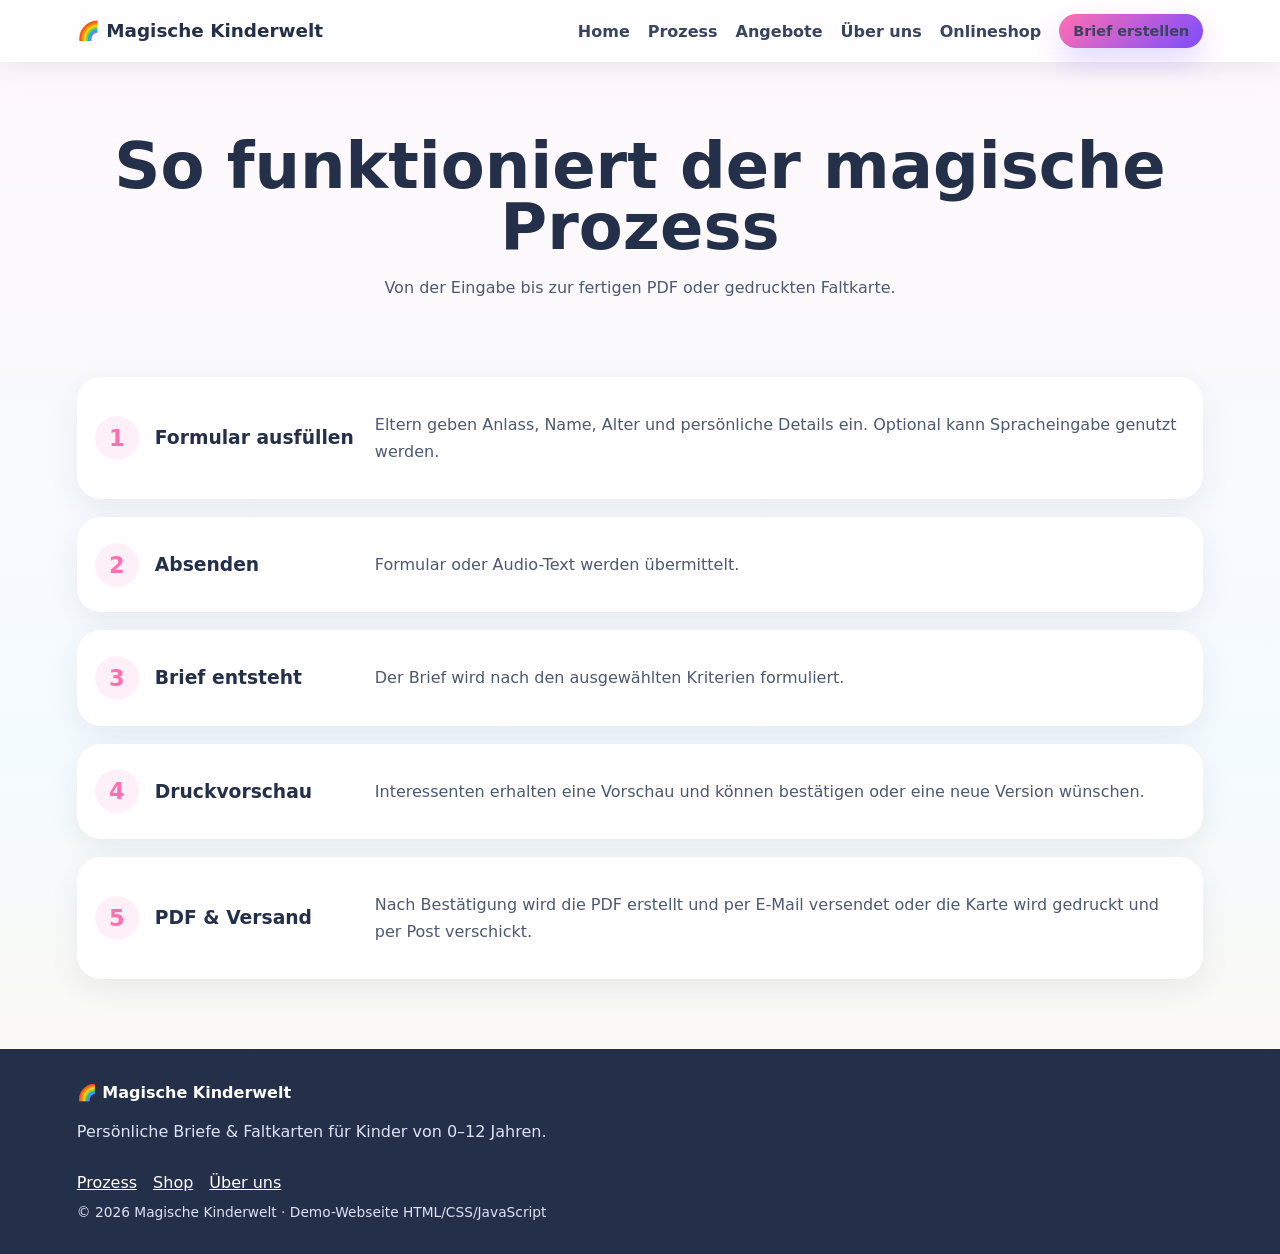
<file: pages/prozess.html>
<!doctype html><html lang="de"><head><meta charset="utf-8"><meta name="viewport" content="width=device-width, initial-scale=1"><title>Prozess | Magische Kinderwelt</title><meta name="description" content="Persönliche Briefe und Faltkarten für Kinder: Weihnachten, Ostern, Geburtstag, Kommunion, 1. Schultag und Motivation."><link rel="stylesheet" href="../css/style.css"></head><body><nav class="nav"><a class="brand" href="../index.html"><span>🌈</span> Magische Kinderwelt</a><button class="menuBtn" aria-label="Menü öffnen">☰</button><div class="links"><a href="../index.html">Home</a><a href="../pages/prozess.html">Prozess</a><a href="../pages/angebote.html">Angebote</a><a href="../pages/ueber-uns.html">Über uns</a><a href="../shop/index.html">Onlineshop</a><a class="btn small" href="../forms/index.html">Brief erstellen</a></div></nav><main><section class="pageHero"><h1>So funktioniert der magische Prozess</h1><p>Von der Eingabe bis zur fertigen PDF oder gedruckten Faltkarte.</p></section><section class="timeline">
<div><b>1</b><h3>Formular ausfüllen</h3><p>Eltern geben Anlass, Name, Alter und persönliche Details ein. Optional kann Spracheingabe genutzt werden.</p></div>
<div><b>2</b><h3>Absenden</h3><p>Formular oder Audio-Text werden übermittelt.</p></div>
<div><b>3</b><h3>Brief entsteht</h3><p>Der Brief wird nach den ausgewählten Kriterien formuliert.</p></div>
<div><b>4</b><h3>Druckvorschau</h3><p>Interessenten erhalten eine Vorschau und können bestätigen oder eine neue Version wünschen.</p></div>
<div><b>5</b><h3>PDF & Versand</h3><p>Nach Bestätigung wird die PDF erstellt und per E-Mail versendet oder die Karte wird gedruckt und per Post verschickt.</p></div>
</section></main><footer class="footer"><div><strong>🌈 Magische Kinderwelt</strong><p>Persönliche Briefe & Faltkarten für Kinder von 0–12 Jahren.</p></div><div><a href="../pages/prozess.html">Prozess</a><a href="../shop/index.html">Shop</a><a href="../pages/ueber-uns.html">Über uns</a></div><small>© 2026 Magische Kinderwelt · Demo-Webseite HTML/CSS/JavaScript</small></footer><script src="../js/app.js"></script></body></html>
</file>
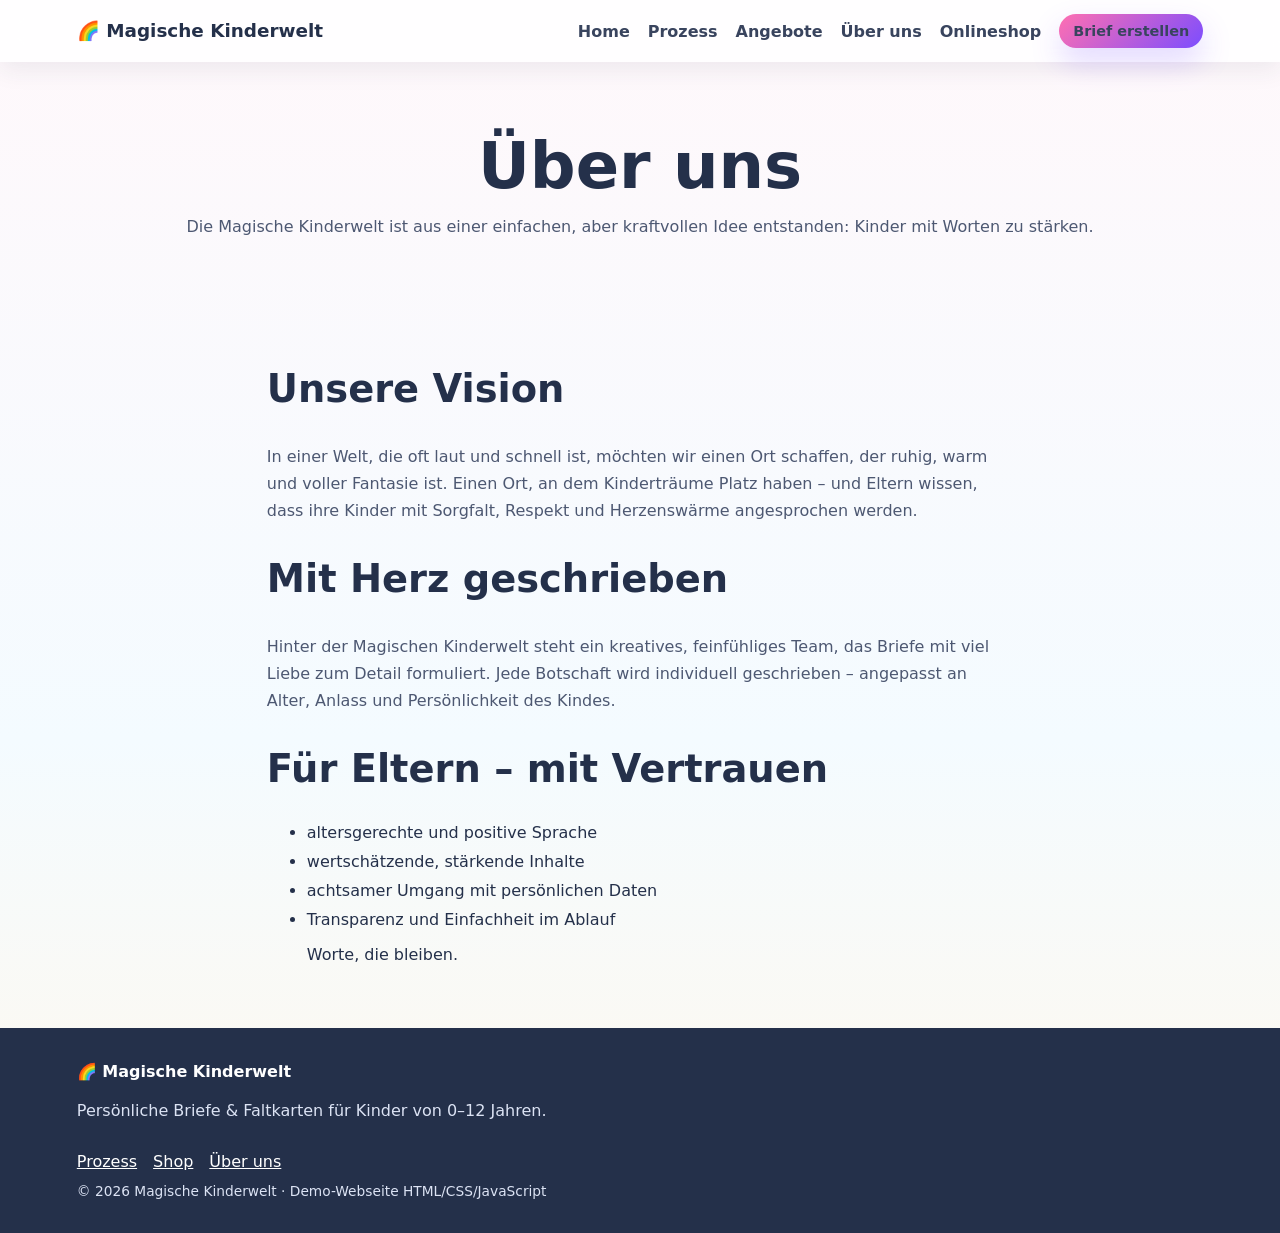
<file: pages/ueber-uns.html>
<!doctype html><html lang="de"><head><meta charset="utf-8"><meta name="viewport" content="width=device-width, initial-scale=1"><title>Über uns | Magische Kinderwelt</title><meta name="description" content="Persönliche Briefe und Faltkarten für Kinder: Weihnachten, Ostern, Geburtstag, Kommunion, 1. Schultag und Motivation."><link rel="stylesheet" href="../css/style.css"></head><body><nav class="nav"><a class="brand" href="../index.html"><span>🌈</span> Magische Kinderwelt</a><button class="menuBtn" aria-label="Menü öffnen">☰</button><div class="links"><a href="../index.html">Home</a><a href="../pages/prozess.html">Prozess</a><a href="../pages/angebote.html">Angebote</a><a href="../pages/ueber-uns.html">Über uns</a><a href="../shop/index.html">Onlineshop</a><a class="btn small" href="../forms/index.html">Brief erstellen</a></div></nav><main><section class="pageHero"><h1>Über uns</h1><p>Die Magische Kinderwelt ist aus einer einfachen, aber kraftvollen Idee entstanden: Kinder mit Worten zu stärken.</p></section><section class="section narrow"><h2>Unsere Vision</h2><p>In einer Welt, die oft laut und schnell ist, möchten wir einen Ort schaffen, der ruhig, warm und voller Fantasie ist. Einen Ort, an dem Kinderträume Platz haben – und Eltern wissen, dass ihre Kinder mit Sorgfalt, Respekt und Herzenswärme angesprochen werden.</p><h2>Mit Herz geschrieben</h2><p>Hinter der Magischen Kinderwelt steht ein kreatives, feinfühliges Team, das Briefe mit viel Liebe zum Detail formuliert. Jede Botschaft wird individuell geschrieben – angepasst an Alter, Anlass und Persönlichkeit des Kindes.</p><h2>Für Eltern – mit Vertrauen</h2><ul class="ticks"><li>altersgerechte und positive Sprache</li><li>wertschätzende, stärkende Inhalte</li><li>achtsamer Umgang mit persönlichen Daten</li><li>Transparenz und Einfachheit im Ablauf</li></ul><blockquote>Worte, die bleiben.</blockquote></section></main><footer class="footer"><div><strong>🌈 Magische Kinderwelt</strong><p>Persönliche Briefe & Faltkarten für Kinder von 0–12 Jahren.</p></div><div><a href="../pages/prozess.html">Prozess</a><a href="../shop/index.html">Shop</a><a href="../pages/ueber-uns.html">Über uns</a></div><small>© 2026 Magische Kinderwelt · Demo-Webseite HTML/CSS/JavaScript</small></footer><script src="../js/app.js"></script></body></html>
</file>
<file: css/style.css>
:root{--pink:#ff6fb1;--purple:#7c4dff;--blue:#5ec8ff;--cream:#fff8ed;--dark:#24304a;--muted:#667085;--card:#ffffff;--green:#35b779}*{box-sizing:border-box}body{margin:0;font-family:Inter,system-ui,-apple-system,Segoe UI,Arial,sans-serif;color:var(--dark);background:linear-gradient(180deg,#fff8fb 0%,#f4fbff 60%,#fff8ed 100%)}a{color:inherit}.nav{position:sticky;top:0;z-index:10;display:flex;align-items:center;justify-content:space-between;padding:14px 6vw;background:rgba(255,255,255,.86);backdrop-filter:blur(14px);box-shadow:0 8px 24px rgba(36,48,74,.08)}.brand{font-weight:900;text-decoration:none;font-size:1.15rem}.links{display:flex;gap:18px;align-items:center}.links a{text-decoration:none;font-weight:700;color:#39445e}.menuBtn{display:none;border:0;background:#fff;font-size:1.5rem}.btn{display:inline-flex;align-items:center;justify-content:center;border:0;border-radius:999px;padding:13px 20px;background:linear-gradient(135deg,var(--pink),var(--purple));color:#fff;text-decoration:none;font-weight:900;box-shadow:0 14px 30px rgba(124,77,255,.22);cursor:pointer}.btn.ghost{background:#fff;color:var(--purple);border:1px solid #eadfff}.btn.small{padding:9px 14px;font-size:.9rem}.btn.success{background:linear-gradient(135deg,#35b779,#1e9a62)}.hero{display:grid;grid-template-columns:1.2fr .8fr;gap:36px;align-items:center;padding:76px 6vw}.eyebrow{font-weight:900;color:var(--purple)}h1{font-size:clamp(2.4rem,6vw,5rem);line-height:.95;margin:10px 0}h2{font-size:clamp(1.7rem,3vw,2.6rem)}p{line-height:1.7;color:#4d5872}.heroText>p{font-size:1.17rem}.actions{display:flex;gap:14px;flex-wrap:wrap;margin-top:24px}.heroCard,.panel,.card,.product,.preview,.selector,.magicForm{background:rgba(255,255,255,.9);border:1px solid rgba(124,77,255,.12);border-radius:30px;box-shadow:0 18px 50px rgba(36,48,74,.1);padding:28px}.heroCard span{font-size:6rem;display:block}.section{padding:48px 6vw}.grid{display:grid;grid-template-columns:repeat(3,1fr);gap:20px}.card b,.card h3{font-size:1.25rem}.card a{font-weight:900;color:var(--purple)}.icon{font-size:3rem}.split{display:grid;grid-template-columns:1.1fr .9fr;gap:25px}.cta{margin:40px 6vw 70px;padding:46px;border-radius:36px;text-align:center;background:linear-gradient(135deg,#7c4dff,#ff6fb1);color:#fff}.cta h2{color:#fff}.pageHero{padding:64px 6vw 30px;text-align:center}.pageHero h1{font-size:clamp(2.2rem,5vw,4rem)}.narrow{max-width:900px;margin:auto}.ticks li{margin:10px 0}.timeline{padding:30px 6vw 70px;display:grid;gap:18px}.timeline div{display:grid;grid-template-columns:60px 220px 1fr;align-items:center;background:#fff;border-radius:24px;padding:18px;box-shadow:0 10px 30px rgba(36,48,74,.08)}.timeline b{width:44px;height:44px;border-radius:50%;display:grid;place-items:center;background:#fff0f7;color:var(--pink);font-size:1.4rem}.formWrap{padding:30px 6vw 70px;display:grid;grid-template-columns:280px 1fr 340px;gap:20px;align-items:start}.selector,.preview{position:sticky;top:90px}.selector select,.shopControls select,.shopControls input,.magicForm input,.magicForm select,.magicForm textarea{width:100%;border:1px solid #ddd6fe;border-radius:16px;padding:13px;background:#fff;font:inherit}.magicForm{display:grid;grid-template-columns:1fr 1fr;gap:16px}.field.full{grid-column:1/-1}.field label{font-weight:900;display:block;margin-bottom:6px}.hint,small{font-size:.86rem;color:var(--muted)}textarea{min-height:110px}.preview #previewBox{background:#fff8ed;border:1px dashed #ffc36b;border-radius:20px;padding:18px;min-height:240px}.shopControls{padding:20px 6vw;display:grid;grid-template-columns:1fr 220px auto;gap:14px;align-items:center}.cart{font-weight:900;background:#fff;border-radius:18px;padding:12px 16px}.products{padding:20px 6vw 80px;display:grid;grid-template-columns:repeat(4,1fr);gap:18px}.prodImg{height:110px;border-radius:24px;background:linear-gradient(135deg,#fff0f7,#eef8ff);display:grid;place-items:center;font-size:3.5rem}.product h3{font-size:1rem}.footer{padding:34px 6vw;background:#24304a;color:#fff;display:grid;gap:12px}.footer p,.footer small{color:#dce3f4}.footer a{color:#fff;margin-right:16px}@media(max-width:980px){.hero,.split,.formWrap{grid-template-columns:1fr}.grid,.products{grid-template-columns:repeat(2,1fr)}.selector,.preview{position:static}.shopControls{grid-template-columns:1fr}.timeline div{grid-template-columns:50px 1fr}.timeline p{grid-column:2}}@media(max-width:680px){.links{display:none;position:absolute;right:6vw;top:62px;flex-direction:column;background:#fff;padding:18px;border-radius:20px;box-shadow:0 18px 50px rgba(0,0,0,.12)}.links.open{display:flex}.menuBtn{display:block}.grid,.products,.magicForm{grid-template-columns:1fr}h1{font-size:2.5rem}.hero{padding-top:40px}}
</file>
